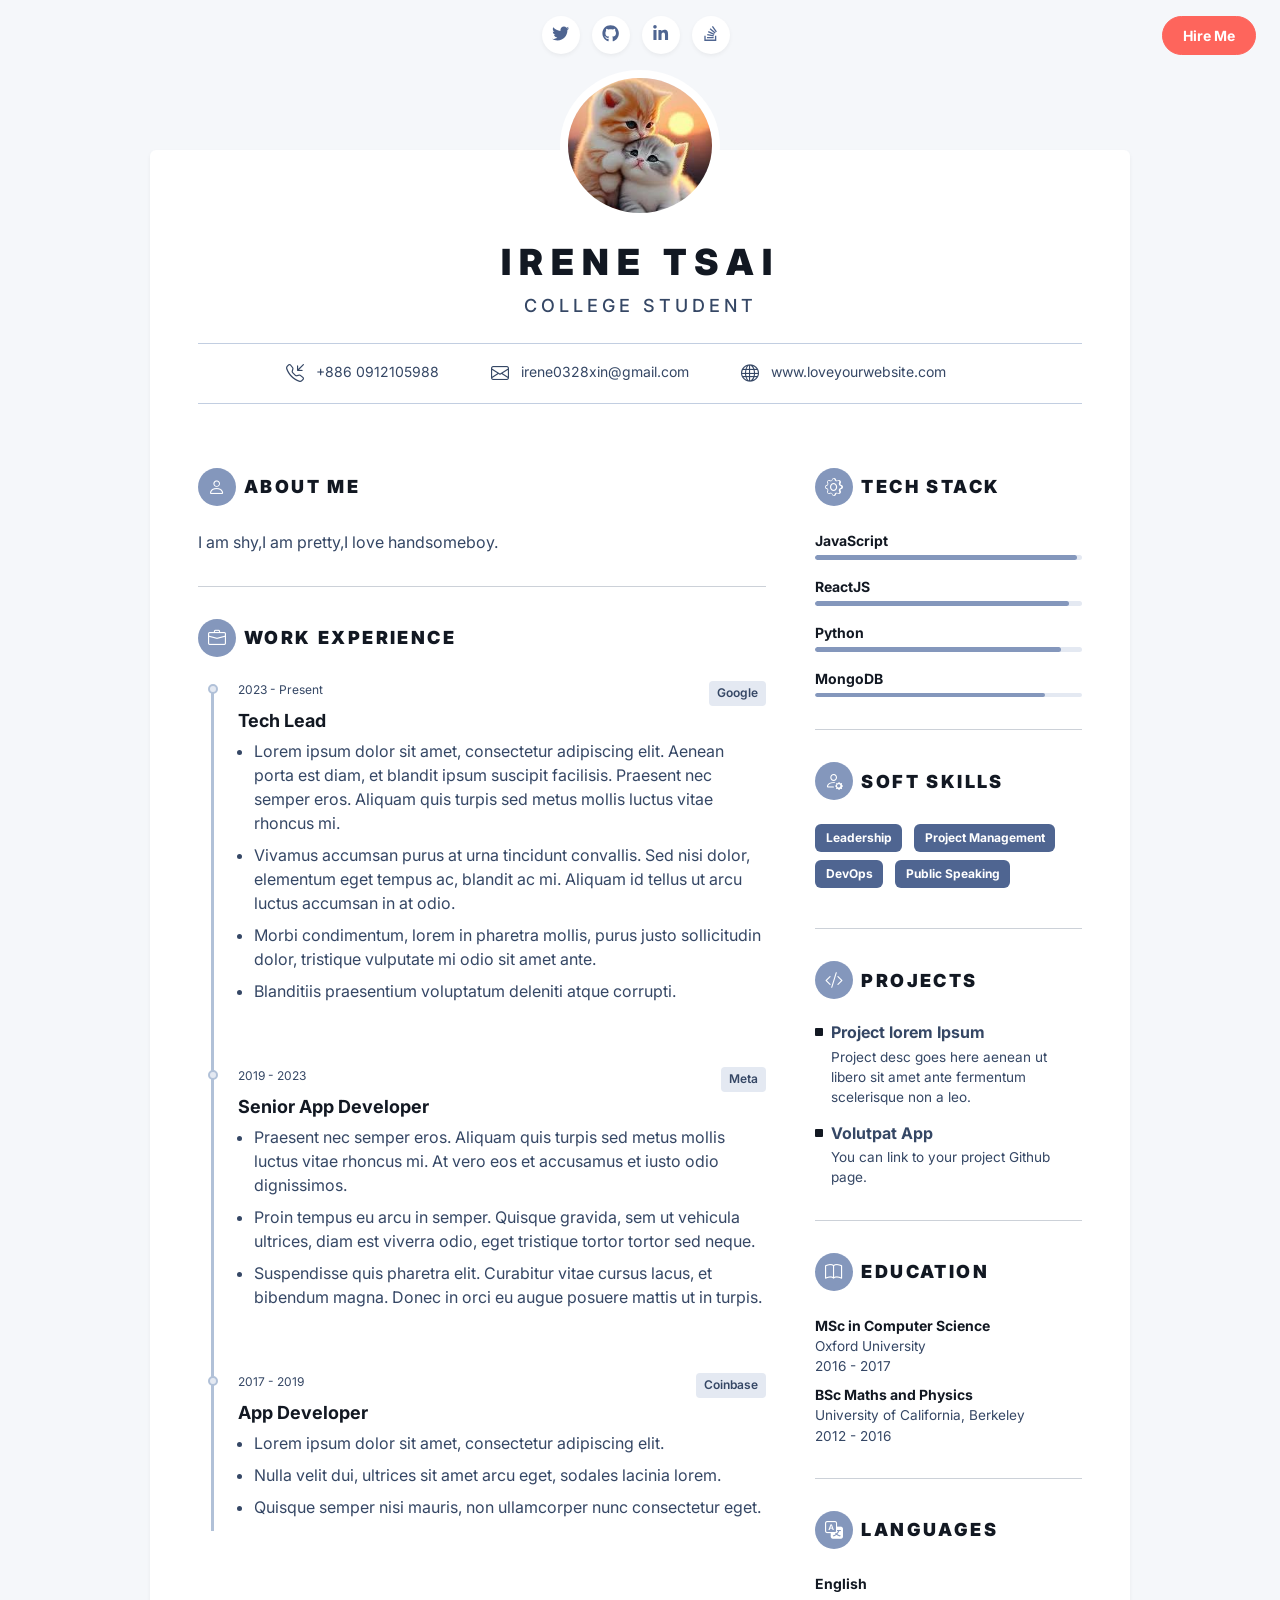
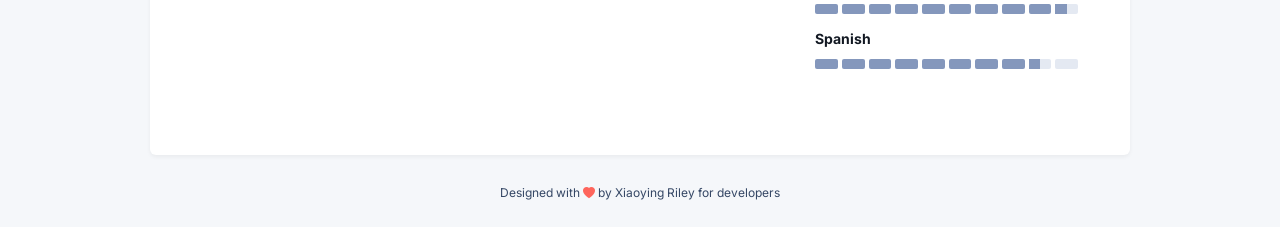
<file: HW1/index.html>
<!--https://irene328.github.io -->
<!DOCTYPE html>
<html lang="en"> 
<head>
	<title>Shine - FREE Bootstrap 5 Resume/CV Template For Developers</title>
	
	<!-- Meta -->
	<meta charset="utf-8">
	<meta http-equiv="X-UA-Compatible" content="IE=edge">
	<meta name="viewport" content="width=device-width, initial-scale=1.0">
	<meta name="description" content="Profolio Bootstrap 5 Template">
	<meta name="author" content="Xiaoying Riley at 3rd Wave Media">    
	<link rel="shortcut icon" href="favicon.ico"> 
	
	<!-- Google Fonts -->	
	<link rel="preconnect" href="https://fonts.googleapis.com"><link rel="preconnect" href="https://fonts.gstatic.com" crossorigin>
	<link href="https://fonts.googleapis.com/css2?family=Inter:wght@300;400;500;600;700;800;900&display=swap" rel="stylesheet">
	
	<!-- Bootstrpa Icons -->
	<link rel="stylesheet" href="https://cdn.jsdelivr.net/npm/bootstrap-icons@1.10.3/font/bootstrap-icons.css">
	
	<!-- FontAwesome JS -->
    <script defer src="assets/fontawesome/js/all.js"></script>

	<!-- Theme CSS -->  
	<link id="theme-style" rel="stylesheet" href="assets/css/shine.css">

</head> 


<body class="light-mode">
	
	<div class="container-fluid">
			
			<div class="main-content-wrapper">
				<div class="container-fluid">
					<div class="top-bar text-center position-relative">
						<div class="top-bar-inner">
							
							<a class="btn btn-primary top-bar-cta" href="https://themes.3rdwavemedia.com/bootstrap-templates/resume/shine-free-bootstrap-5-light-mode-resume-cv-template-for-developers/">Hire Me</a>
					
							<ul class="social-list list-inline mx-auto">
								<li class="list-inline-item me-0 me-md-1 me-lg-2"><a href="#"><i class="fa-brands fa-twitter fa-fw"></i></a></li>
								<li class="list-inline-item me-0 me-md-1 me-lg-2"><a href="#"><i class="fa-brands fa-github fa-fw"></i></a></li>
								
								<li class="list-inline-item me-0 me-md-1 me-lg-2"><a href="#"><i class="fa-brands fa-linkedin-in fa-fw"></i></a></li>
								
								<li class="list-inline-item me-0 me-md-1 me-lg-2"><a href="#"><i class="fa-brands fa-stack-overflow fa-fw"></i></a></li>
								
							</ul><!--//social-list-->
							
						</div><!--//top-bar-inner-->
						
					</div><!--//top-bar-->
			
					<div class="resume-wrapper mx-auto rounded-2">
						<div class="resume-header px-4 px-lg-5">
							<div class="resume-profile-holder text-center">
								<img class="resume-profile-pic rounded-circle" src="assets/images/profile.png" alt="image">
								
								<h2 class="resume-name text-uppercase">Irene Tsai </h2>
								<div class="resume-role-title text-uppercase">College Student</div>
								<div class="resume-contact mt-4">
									<ul class="resume-contact-list list-unstyled list-inline mb-0 justify-content-between">
										<li class="list-inline-item me-md-3 me-lg-5"><i class="resume-contact-icon bi bi-telephone-inbound me-2"></i> +886 0912105988</li>
										<li class="list-inline-item me-md-3 me-lg-5"><i class="resume-contact-icon bi bi-envelope me-2"></i> irene0328xin@gmail.com</li>
										<li class="list-inline-item me-lg-5"><i class="resume-contact-icon bi bi-globe me-2"></i> www.loveyourwebsite.com</li>
									</ul>
								</div><!--//resume-contact-->
							</div><!--//profile-holder-->
						</div><!--//resume-header-->
						
						<div class="resume-body p-4 p-lg-5">
							<div class="row">
								<div class="col-main col-12 col-lg-8 pe-lg-4">
									<section class="resume-summary-section resume-section">
										<h3 class="resume-section-heading text-uppercase py-2 py-lg-3 py-2 py-lg-3"><i class="resume-section-heading-icon bi bi-person me-2"></i>About Me</h3>
										<div class="resume-summary-desc">
											I am shy,I am pretty,I love handsomeboy.
										</div>
									</section><!--//resume-section-->
									
									<hr>
									
									<section class="resume-experience-section resume-section">
										<h3 class="resume-section-heading text-uppercase py-2 py-lg-3 py-3"><i class="resume-section-heading-icon bi bi-briefcase me-2"></i>Work Experience</h3>
										<div class="resume-timeline position-relative">
										    <article class="resume-timeline-item position-relative pb-5">
											    
											    <div class="resume-timeline-item-header mb-2">
												    
												    <div class="resume-position-meta d-flex justify-content-between mb-1">
													    <div class="resume-position-time">2023 - Present</div>
													    <div class="resume-company-name">Google</div>
												    </div>
											        <h3 class="resume-position-title mb-1">Tech Lead</h3>

											    </div><!--//resume-timeline-item-header-->
											    <div class="resume-timeline-item-desc">
												 
												   
												    <ul class="resume-timeline-list">
													    <li>Lorem ipsum dolor sit amet, consectetur adipiscing elit. Aenean porta est diam, et blandit ipsum suscipit facilisis. Praesent nec semper eros. Aliquam quis turpis sed metus mollis luctus vitae rhoncus mi. </li>
													    <li>Vivamus accumsan purus at urna tincidunt convallis. Sed nisi dolor, elementum eget tempus ac, blandit ac mi. Aliquam id tellus ut arcu luctus accumsan in at odio. </li>
													    
													    <li>Morbi condimentum, lorem in pharetra mollis, purus justo sollicitudin dolor, tristique vulputate mi odio sit amet ante.</li>
													    <li>Blanditiis praesentium voluptatum deleniti atque corrupti.</li>
												    </ul>
												    
											    </div><!--//resume-timeline-item-desc-->
		
										    </article><!--//resume-timeline-item-->
								    
										    <article class="resume-timeline-item position-relative pb-5">

											    <div class="resume-timeline-item-header mb-2">
												    
												    <div class="resume-position-meta d-flex justify-content-between mb-1">
													    <div class="resume-position-time">2019 - 2023</div>
													    <div class="resume-company-name">Meta</div>
												    </div>
											        <h3 class="resume-position-title mb-1">Senior App Developer</h3>

											    </div><!--//resume-timeline-item-header-->
											    <div class="resume-timeline-item-desc">
												    <ul class="resume-timeline-list">
													    
													    <li>Praesent nec semper eros. Aliquam quis turpis sed metus mollis luctus vitae rhoncus mi. At vero eos et accusamus et iusto odio dignissimos.</li>
													    <li>Proin tempus eu arcu in semper. Quisque gravida, sem ut vehicula ultrices, diam est viverra odio, eget tristique tortor tortor sed neque.</li>
													    <li>Suspendisse quis pharetra elit. Curabitur vitae cursus lacus, et bibendum magna. Donec in orci eu augue posuere mattis ut in turpis.</li>
												    </ul>
												    
											    </div><!--//resume-timeline-item-desc-->
		
										    </article><!--//resume-timeline-item-->
										    <article class="resume-timeline-item position-relative">

											    <div class="resume-timeline-item-header mb-2">
												    
												    <div class="resume-position-meta d-flex justify-content-between mb-1">
													    <div class="resume-position-time">2017 - 2019</div>
													    <div class="resume-company-name">Coinbase</div>
												    </div>
											        <h3 class="resume-position-title mb-1">App Developer</h3>

											    </div><!--//resume-timeline-item-header-->
											    <div class="resume-timeline-item-desc">
												    <ul class="resume-timeline-list">
													    
													    <li>Lorem ipsum dolor sit amet, consectetur adipiscing elit.</li>
													    <li>Nulla velit dui, ultrices sit amet arcu eget, sodales lacinia lorem.</li>
													    <li>Quisque semper nisi mauris, non ullamcorper nunc consectetur eget. </li>
													   
												    </ul>
												    
											    </div><!--//resume-timeline-item-desc-->
		
										    </article><!--//resume-timeline-item-->
							            </div><!--//resume-timeline-->
									</section><!--//resume-experience-section-->
								</div><!--//col-8-->
								<div class="col-12 col-lg-4 ps-lg-4">
									
									<section class="resume-skills-section resume-section">
										<h3 class="resume-section-heading text-uppercase py-2 py-lg-3 py-3"><i class="resume-section-heading-icon bi bi-gear me-2"></i>Tech Stack</h3>
										
										<ul class="list-unstyled">
								        <li class="mb-2">
								            <div class="resume-skill-name">JavaScript</div>
											<div class="progress resume-progress" role="progressbar" aria-label="Basic example" aria-valuenow="98" aria-valuemin="0" aria-valuemax="100">
											  <div class="progress-bar resume-progress-bar" style="width: 98%"></div>
											</div>
								        </li>
								        <li class="mb-2">
								            <div class="resume-skill-name">ReactJS</div>
								            <div class="progress resume-progress" role="progressbar" aria-label="Basic example" aria-valuenow="95" aria-valuemin="0" aria-valuemax="100">
											  <div class="progress-bar resume-progress-bar" style="width: 95%"></div>
											</div>
									        
								        </li>
								        <li class="mb-2">
								            <div class="resume-skill-name">Python</div>
									        <div class="progress resume-progress" role="progressbar" aria-label="Basic example" aria-valuenow="92" aria-valuemin="0" aria-valuemax="100">
											  <div class="progress-bar resume-progress-bar" style="width: 92%"></div>
											</div>
								        </li>
								        <li class="mb-2">
								            <div class="resume-skill-name">MongoDB</div>
									        <div class="progress resume-progress" role="progressbar" aria-label="Basic example" aria-valuenow="86" aria-valuemin="0" aria-valuemax="100">
											  <div class="progress-bar resume-progress-bar" style="width: 86%"></div>
											</div>
								        </li>

							        </ul>
										
									</section><!--//resume-section-->
									
									<hr>
									
									<section class="resume-skills-section resume-section">
										<h3 class="resume-section-heading text-uppercase py-2 py-lg-3 py-3"><i class="resume-section-heading-icon bi bi-person-gear me-2"></i>Soft Skills</h3>
										<ul class="list-inline">
								            <li class="list-inline-item"><span class="badge resume-skill-badge">Leadership</span></li>
								            <li class="list-inline-item"><span class="badge resume-skill-badge">Project Management</span></li>
								            
								            <li class="list-inline-item"><span class="badge resume-skill-badge">DevOps</span></li>
								            <li class="list-inline-item"><span class="badge resume-skill-badge">Public Speaking</span></li>
								            
								            				           
							            </ul>
									</section><!--//resume-section-->
									
									<hr>
									
									<section class="resume-projects-section resume-section">
										<h3 class="resume-section-heading text-uppercase py-2 py-lg-3 py-3"><i class="resume-section-heading-icon bi bi-code-slash me-2"></i>Projects</h3>
										<div class="item">
											<h4 class="item-heading"><i class="item-icon bi bi-square-fill me-2"></i><a href="#">Project lorem Ipsum</a></h4>
											<div class="item-desc">
												Project desc goes here aenean ut libero sit amet ante fermentum scelerisque non a leo.
											</div>
										</div><!--//item-->
										<div class="item">
											<h4 class="item-heading"><i class="item-icon bi bi-square-fill me-2"></i><a href="#">Volutpat App</a></h4>
											<div class="item-desc">
												You can link to your project Github page.
											</div>
										</div><!--//item-->
									
											
									</section>
									
									<hr>
									
									<section class="resume-educate-section resume-section">
										<h3 class="resume-section-heading text-uppercase py-2 py-lg-3 py-3"><i class="resume-section-heading-icon bi bi-book me-2"></i>Education</h3>
										<ul class="list-unstyled">
										    <li class="mb-2">
										        <div class="resume-degree font-weight-bold">MSc in Computer Science</div>
										        <div class="resume-degree-org">Oxford University</div>
										        <div class="resume-degree-time">2016 - 2017</div>
										    </li>
										    <li>
										        <div class="resume-degree font-weight-bold">BSc Maths and Physics</div>
										        <div class="resume-degree-org">University of California, Berkeley</div>
										        <div class="resume-degree-time">2012 - 2016</div>
										    </li>
									    </ul>
									</section><!--//resume-section-->
									
									<hr>
									
									<section class="resume-lang-section resume-section">
										<h3 class="resume-section-heading text-uppercase py-2 py-lg-3 py-3"><i class="resume-section-heading-icon bi bi-translate me-2"></i>Languages</h3>
										 <ul class="list-unstyled resume-lang-list">
										    <li class="mb-2">
										        <div class="resume-lang-name">English</div>
										        <div class="resume-level-indicator row gx-0 flex-nowrap">
											        <div class="col"><span class="item item-full"></span></div>
											        <div class="col"><span class="item item-full"></span></div>
											        <div class="col"><span class="item item-full"></span></div>
											        <div class="col"><span class="item item-full"></span></div>
											        <div class="col"><span class="item item-full"></span></div>
											        <div class="col"><span class="item item-full"></span></div>
											        <div class="col"><span class="item item-full"></span></div>
											        <div class="col"><span class="item item-full"></span></div>
											        <div class="col"><span class="item item-full"></span></div>
											        <div class="col"><span class="item item-half"></span></div>
										        </div><!--//resume-level-indicator-->
										    </li>
										     <li class="mb-2">
										        <div class="resume-lang-name">Spanish</div>
										        <div class="resume-level-indicator row gx-0 flex-nowrap">
											        <div class="col"><span class="item item-full"></span></div>
											        <div class="col"><span class="item item-full"></span></div>
											        <div class="col"><span class="item item-full"></span></div>
											        <div class="col"><span class="item item-full"></span></div>
											        <div class="col"><span class="item item-full"></span></div>
											        <div class="col"><span class="item item-full"></span></div>
											        <div class="col"><span class="item item-full"></span></div>
											        <div class="col"><span class="item item-full"></span></div>
											        <div class="col"><span class="item item-half"></span></div>
											        <div class="col"><span class="item"></span></div>
										        </div><!--//resume-level-indicator-->
										    </li>
										</ul>
									</section>
									
									
									
								</div><!--//col-side-->
							</div><!--//row-->
					    </div><!--//resume-body-->
				    </div><!--//resume-wrapper-->
				</div><!--//container-fluid-->
			</div><!--//main-content-wrapper-->
		
		
		</div><!--//row-->
	
	</div><!--//container-->
	
	<footer class="footer text-center py-4">
		<!--/* This template is free as long as you keep the footer attribution link. If you'd like to use the template without the attribution link, you can buy the commercial license via our website: themes.3rdwavemedia.com Thank you for your support. :) */-->
		<small class="copyright">Designed with <span class="sr-only">love</span><i class="bi bi-heart-fill" style="color:#fe655c"></i> by <a class="theme-link" href="http://themes.3rdwavemedia.com" target="_blank">Xiaoying Riley</a> for developers</small>
	</footer>

</body>
</file>
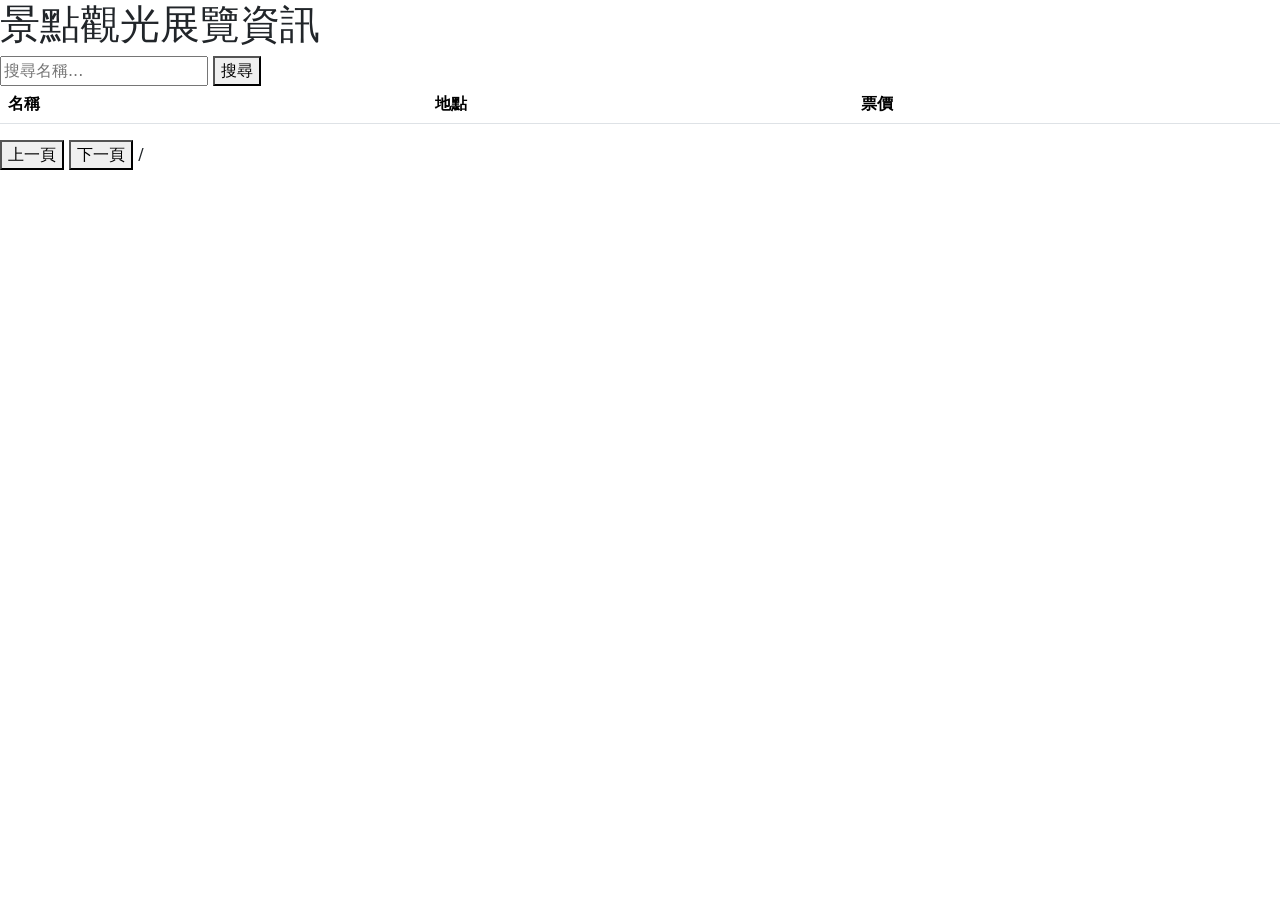
<file: HW2/index.html>
<html>
<head>
  <link rel="stylesheet" href="https://cdn.jsdelivr.net/npm/bootstrap@5.3.3/dist/css/bootstrap.min.css"> 
</head>
<body>
  <h1>景點觀光展覽資訊</h1>
  <div>
    <input type="text" id="searchInput" placeholder="搜尋名稱...">
    <button onclick="searchData()">搜尋</button>
  </div>
  <table id="csie" class="table table-striped table-hover">
    <thead>
      <tr>
        <th>名稱</th>
        <th>地點</th>
        <th>票價</th>
      </tr>
    </thead>
    <tbody>
    </tbody>
  </table>
  <div>
    <button onclick="prevPage()">上一頁</button>
    <button onclick="nextPage()">下一頁</button>
    <span id="currentPage"></span> / <span id="totalPages"></span>
  </div>
  <script>
    var openUrl = "https://cloud.culture.tw/frontsite/trans/SearchShowAction.do?method=doFindTypeJ&category=6";
    var xhr = new XMLHttpRequest();
    xhr.open('GET', openUrl, true);
    xhr.send();
    xhr.onreadystatechange = function(){
      if(this.readyState == 4 && this.status == 200){
        dataset = JSON.parse(this.responseText);
        currentPage = 1;
        itemsPerPage = 10;
        filteredData = dataset;
        renderData();
      }
    };

    function renderData() {
      var myTable = document.getElementById("csie").getElementsByTagName('tbody')[0];
      myTable.innerHTML = "";
      var totalPages = Math.ceil(filteredData.length / itemsPerPage);
      var startIndex = (currentPage - 1) * itemsPerPage;
      var endIndex = startIndex + itemsPerPage;
      var displayData = filteredData.slice(startIndex, endIndex);
      displayData.forEach(function(data, index) {
        var row = myTable.insertRow(-1);
        row.insertCell(0).innerHTML = data['title'];
        row.insertCell(1).innerHTML = data['showInfo'][0]['location'];
        row.insertCell(2).innerHTML = data['showInfo'][0]['price'];
      });
      document.getElementById("currentPage").innerText = currentPage;
      document.getElementById("totalPages").innerText = totalPages;
    }

    function prevPage() {
      if (currentPage > 1) {
        currentPage--;
        renderData();
      }
    }

    function nextPage() {
      var totalPages = Math.ceil(filteredData.length / itemsPerPage);
      if (currentPage < totalPages) {
        currentPage++;
        renderData();
      }
    }

    function searchData() {
      var searchInput = document.getElementById("searchInput").value.trim().toLowerCase();
      filteredData = dataset.filter(function(data) {
        return data['title'].toLowerCase().includes(searchInput);
      });
      currentPage = 1;
      renderData();
    }
  </script>
</body>
</html>
</file>
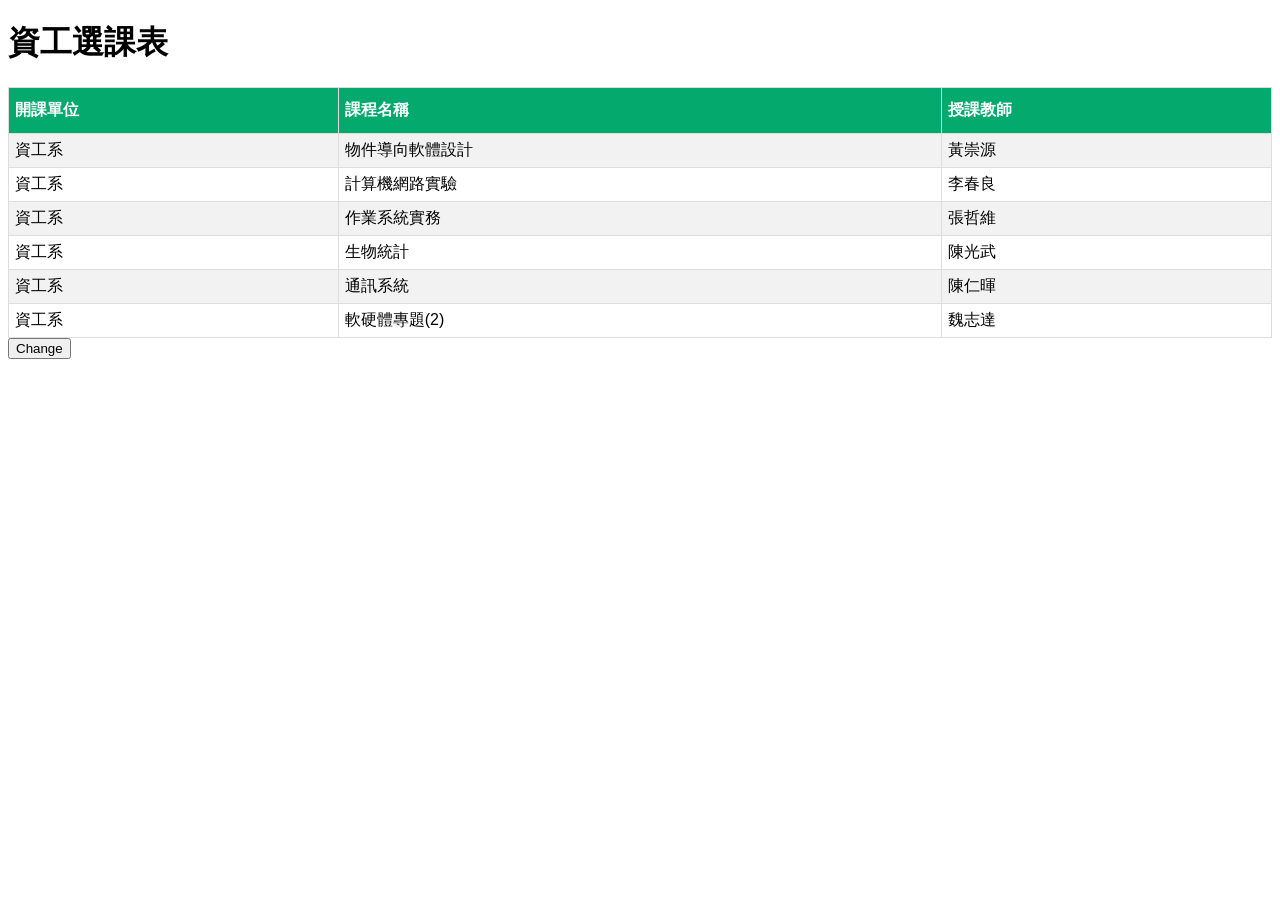
<file: lab1/index.html>
<!DOCTYPE html>
<html>
<head>
<style>
table {
font-family: Arial, Helvetica, sans-serif;
border-collapse: collapse;
width: 100%;
}
td, th {
border: 1px solid #ddd;
padding: 6px;
}
tr:nth-child(even){background-color: #f2f2f2;}
tr:hover {background-color: #ddd;}
th {
padding-top: 12px;
padding-bottom: 12px;
text-align: left;
background-color: #04AA6D;
color: white;
}
  </style>
  </head>
<body>
  <h1>資工選課表</h1>
  <table id="csie">
    
    <tr>
      <th>開課單位</th>
      <th>課程名稱</th>
      <th>授課教師</th>
    </tr>
     <tr>
      <td>資工系</td>
      <td>物件導向軟體設計</td>
      <td>黃崇源</td>
    </tr>
     <tr>
      <td>資工系</td>
      <td>計算機網路實驗</td>
      <td>李春良</td>
    </tr> 
    <tr>
      <td>資工系</td>
      <td>作業系統實務</td>
      <td>張哲維</td>
    </tr> 
    <tr>
      <td>資工系</td>
      <td>生物統計</td>
      <td>陳光武</td>
    </tr> 
    <tr>
      <td>資工系</td>
      <td>通訊系統</td>
      <td>陳仁暉</td>
    </tr> 
    <tr>
      <td>資工系</td>
      <td>軟硬體專題(2)</td>
      <td>魏志達</td>
    </tr>
  </table>
  <button onclick="changeResult()">Change</button>
    <script>
      function changeResult() {
        var myTable = document.getElementById("csie");
        myTable.rows[1].cells[2].innerHTML = "李春良";
      }
  </script>
  </body>
</html>
</file>
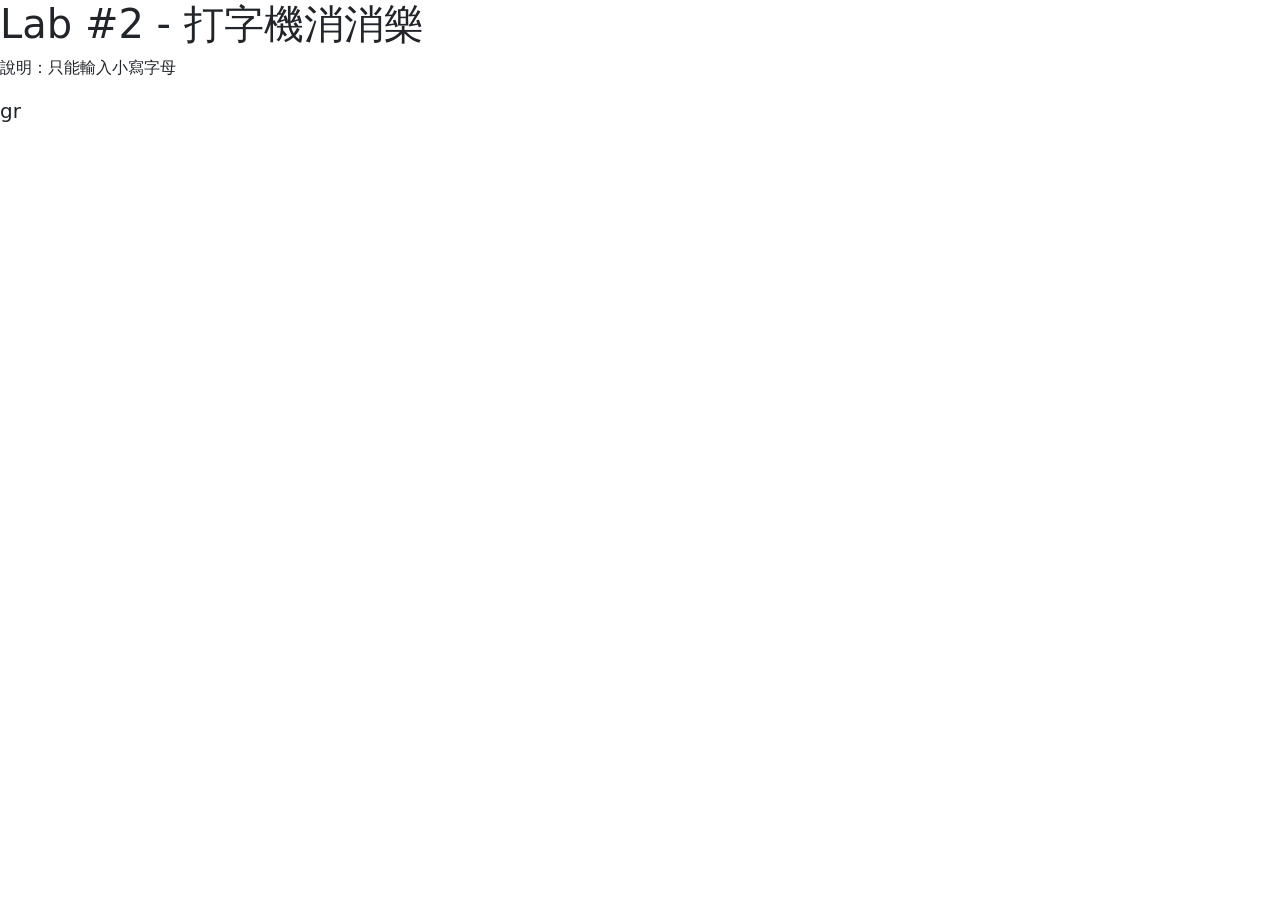
<file: Lab2/index.html>
<html>
    <head>
        <meta charset="UTF-8">
        <title>Lab #2 - 打字機消消樂</title>
        <link href="https://cdn.jsdelivr.net/npm/bootstrap@5.0.2/dist/css/bootstrap.min.css" rel="stylesheet" integrity="sha384-EVSTQN3/azprG1Anm3QDgpJLIm9Nao0Yz1ztcQTwFspd3yD65VohhpuuCOmLASjC" crossorigin="anonymous">
    </head>
    <body onload="main()">
        <h1>Lab #2 - 打字機消消樂</h1>
        <p>說明：只能輸入小寫字母</p>
        <div id="container" tabindex="0" class="blockquote text-nowrap"></div>
        <script>
            var container = document.getElementById('container');
            function randomNumber(min, max) {
                return Math.floor(Math.random() * (max - min + 1)) + min;
            }
            window.addEventListener('keydown', function(e) {
                console.log(e.key);
                if (e.key == 'Escape') {
                    container.textContent = '';
                } else if (e.key == 'Backspace') {
                    container.textContent = container.textContent.slice(0, -1);
                    // detect a-z only, lowercase only
                } else if (e.key.length == 1 && e.key.match(/[a-z]/)) {
                    if (e.key == container.textContent[0]) {
                        console.log('Matched: ' + e.key);
                        container.textContent = container.textContent.slice(1);
                        addch(randomNumber(1, 3));
                        return;
                    }
                    container.textContent += e.key;
                }
            })
            function addch(n=1) {
                // add n random characters (from a to z only) to the container.textContent
                for (var i = 0; i < n; i++) {
                    container.textContent +=
                        String.fromCharCode(97 + Math.floor(Math.random() * 26));
                }
            }
            function main() {
                addch(randomNumber(0,2));
            }
        </script>
    </body>
</html>
</file>
